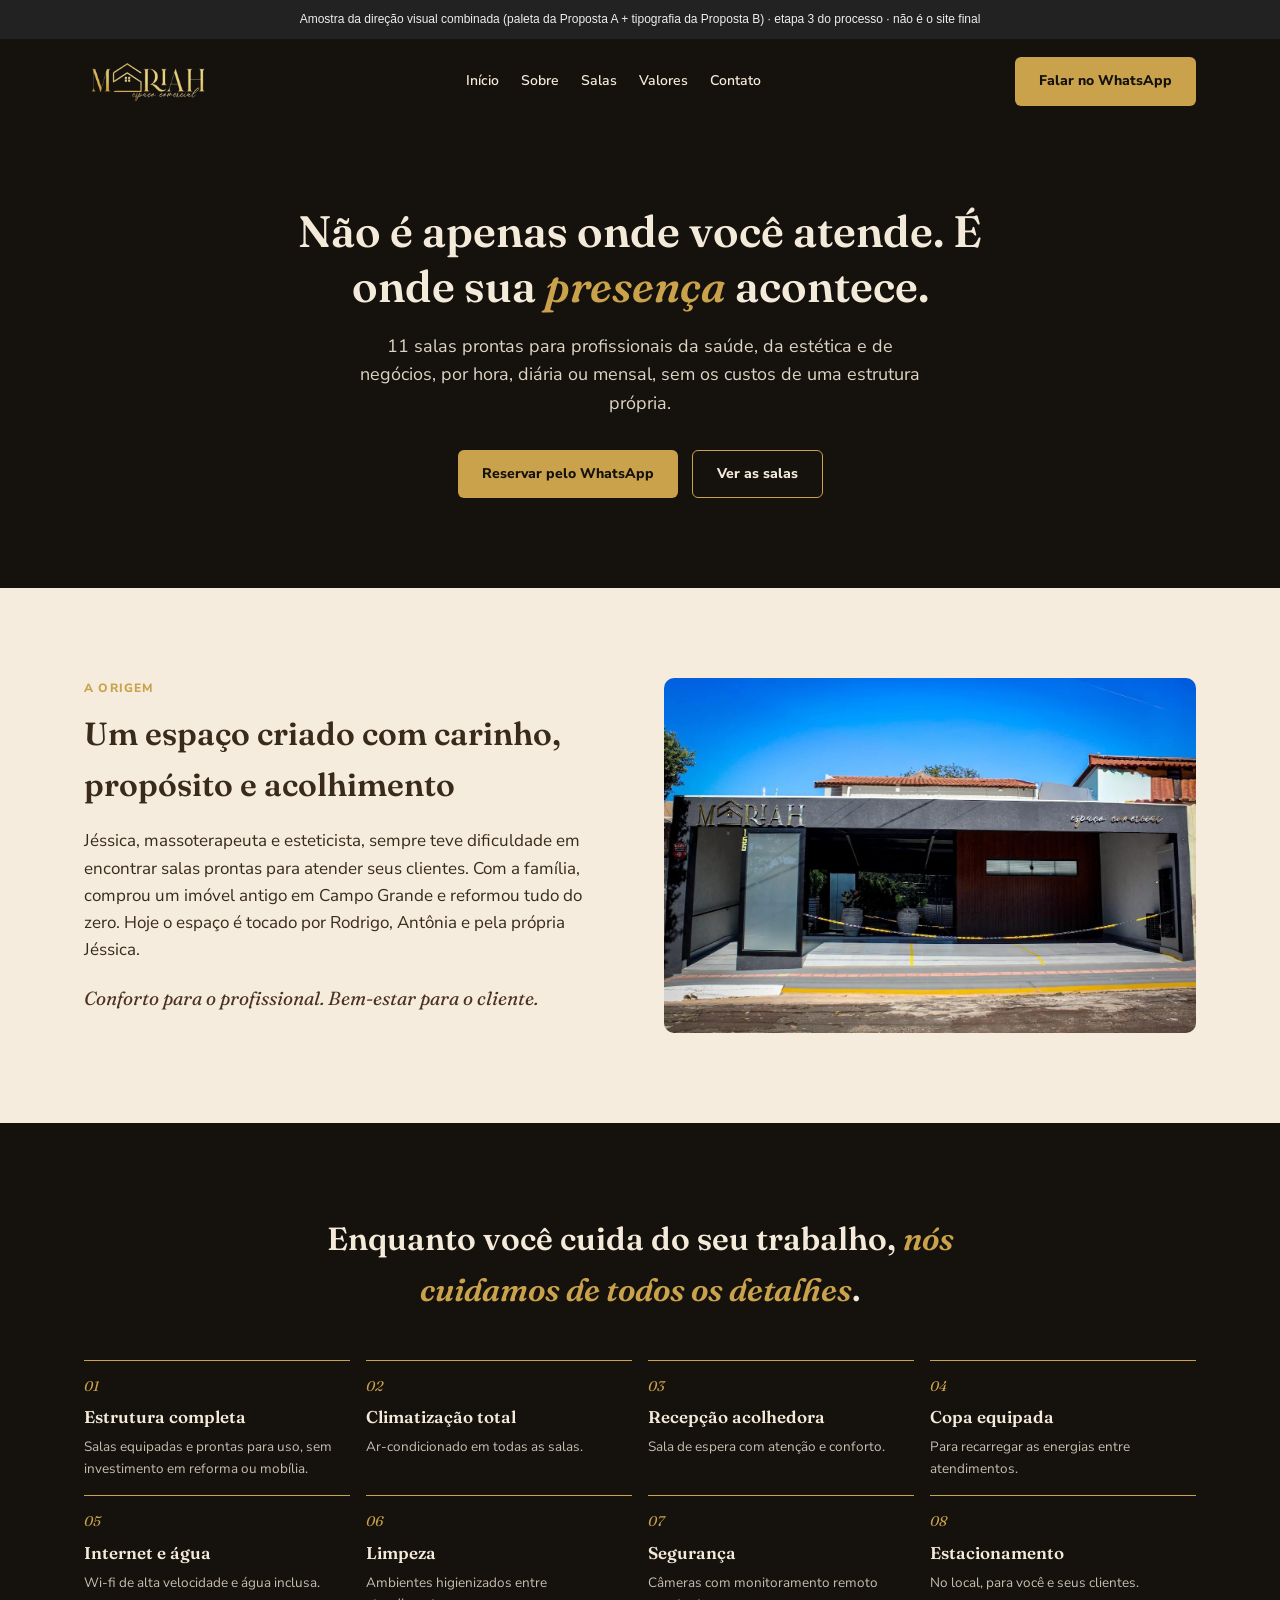
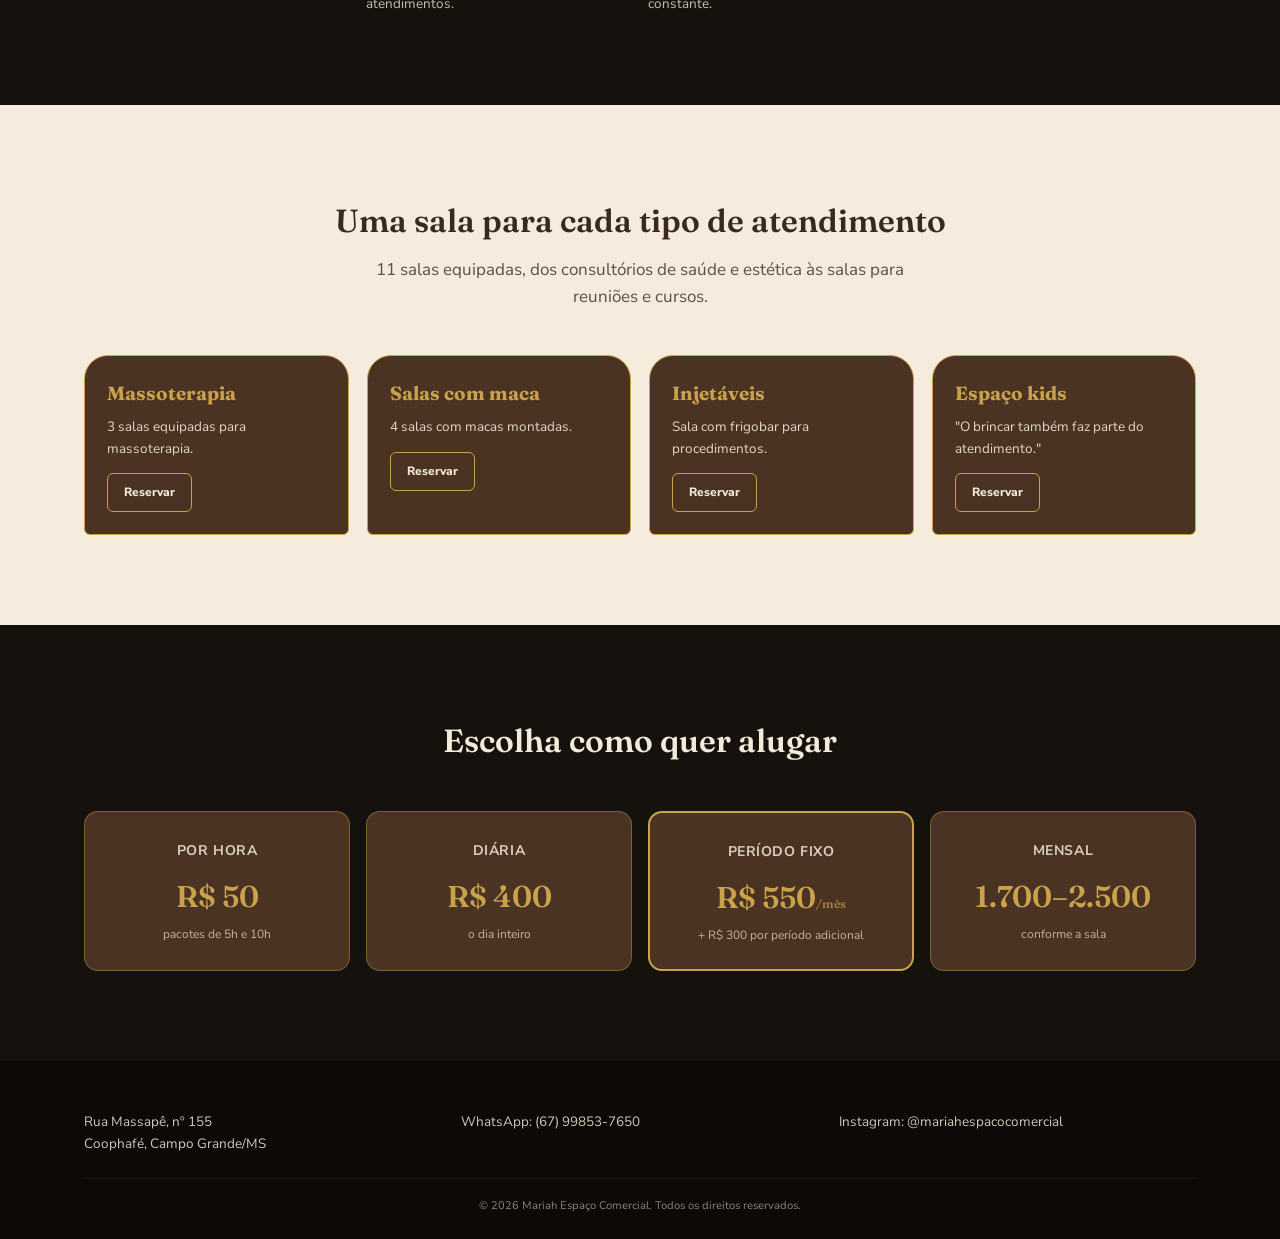
<file: docs/estilo.html>
<!DOCTYPE html>
<html lang="pt-BR">
<head>
<meta charset="UTF-8">
<meta name="viewport" content="width=device-width, initial-scale=1.0">
<title>Direção visual combinada (A + B) — Mariah Espaço Comercial</title>
<link rel="preconnect" href="https://fonts.googleapis.com">
<link rel="preconnect" href="https://fonts.gstatic.com" crossorigin>
<link href="https://fonts.googleapis.com/css2?family=Fraunces:ital,opsz,wght@0,9..144,500;0,9..144,600;0,9..144,700;1,9..144,500&family=Nunito+Sans:wght@400;600;700;800&display=swap" rel="stylesheet">
<style>
  :root{
    --preto:#15110D;
    --creme:#F5ECDD;
    --texto-claro:#F3EAD9;
    --texto-escuro:#3A2A1C;
    --dourado:#C9A24B;
    --marrom:#4A3323;
    --serif:'Fraunces', serif;
    --sans:'Nunito Sans', sans-serif;
  }
  *{box-sizing:border-box;}
  body{ margin:0; font-family:var(--sans); font-size:17px; line-height:1.6; }
  img{ max-width:100%; display:block; }
  .wrap{ max-width:1160px; margin:0 auto; padding:0 24px; }
  h1,h2,h3{ font-family:var(--serif); margin:0; }
  em{ font-style:italic; color:var(--dourado); }

  .note{ background:#222; color:#eee; font-family:Arial,sans-serif; font-size:12px; text-align:center; padding:10px 16px; }
  .note a{ color:#fff; }

  /* HEADER */
  header{ background:var(--preto); padding:18px 0; }
  header .wrap{ display:flex; align-items:center; justify-content:space-between; }
  header img.logo{ height:46px; }
  nav{ display:flex; gap:22px; }
  nav a{ color:var(--texto-claro); text-decoration:none; font-size:14px; font-weight:600; }
  .btn-primary{
    background:var(--dourado); color:var(--preto); border:none; padding:13px 24px; border-radius:6px;
    font-family:var(--sans); font-weight:800; font-size:14px; text-decoration:none; display:inline-block; cursor:pointer;
  }
  .btn-ghost{
    background:transparent; color:var(--texto-claro); border:1.5px solid var(--dourado); padding:12px 24px; border-radius:6px;
    font-family:var(--sans); font-weight:800; font-size:14px; text-decoration:none; display:inline-block; cursor:pointer;
  }
  .btn-ghost-dark{
    background:transparent; color:var(--texto-escuro); border:1.5px solid var(--marrom); padding:11px 22px; border-radius:6px;
    font-family:var(--sans); font-weight:800; font-size:13px; text-decoration:none; display:inline-block; cursor:pointer;
  }

  /* HERO */
  .hero{ background:var(--preto); color:var(--texto-claro); padding:80px 0 90px; text-align:center; }
  .hero h1{ font-size:44px; font-weight:600; max-width:760px; margin:0 auto 18px; line-height:1.25; }
  .hero .sub{ font-size:18px; max-width:560px; margin:0 auto 32px; opacity:.9; }
  .hero .actions{ display:flex; gap:14px; justify-content:center; flex-wrap:wrap; }

  /* SOBRE */
  .sobre{ background:var(--creme); color:var(--texto-escuro); padding:90px 0; }
  .sobre .grid{ display:grid; grid-template-columns:1fr 1fr; gap:48px; align-items:center; }
  .sobre .eyebrow{ font-family:var(--sans); font-size:12px; letter-spacing:.1em; text-transform:uppercase; color:var(--dourado); font-weight:800; margin-bottom:10px; }
  .sobre h2{ font-size:32px; font-weight:600; margin-bottom:16px; }
  .sobre .assinatura{ margin-top:20px; font-family:var(--serif); font-style:italic; font-size:19px; color:var(--marrom); }
  .sobre img{ border-radius:10px; }

  /* ESTRUTURA */
  .estrutura{ background:var(--preto); color:var(--texto-claro); padding:90px 0; }
  .estrutura h2{ font-size:32px; font-weight:600; max-width:680px; margin:0 auto 44px; text-align:center; }
  .estrutura-grid{ display:grid; grid-template-columns:repeat(4,1fr); gap:16px; }
  .estrutura-grid .item{ border-top:1px solid var(--dourado); padding-top:14px; }
  .estrutura-grid .n{ font-family:var(--serif); font-style:italic; color:var(--dourado); font-size:14px; }
  .estrutura-grid h3{ font-size:17px; margin:6px 0 6px; font-weight:600; }
  .estrutura-grid p{ font-size:13.5px; opacity:.8; margin:0; }

  /* SALAS */
  .salas{ background:var(--creme); color:var(--texto-escuro); padding:90px 0; }
  .salas h2{ font-size:32px; font-weight:600; text-align:center; max-width:680px; margin:0 auto 10px; }
  .salas .sub{ text-align:center; max-width:560px; margin:0 auto 44px; opacity:.8; }
  .salas-grid{ display:grid; grid-template-columns:repeat(4,1fr); gap:18px; }
  .sala-card{ background:var(--marrom); color:var(--texto-claro); border:1px solid var(--dourado); border-radius:24px 24px 6px 6px; padding:22px; }
  .sala-card h3{ font-size:19px; margin:0 0 8px; color:var(--dourado); }
  .sala-card p{ font-size:13.5px; margin:0 0 14px; opacity:.9; }

  /* VALORES */
  .valores{ background:var(--preto); color:var(--texto-claro); padding:90px 0; }
  .valores h2{ font-size:32px; font-weight:600; text-align:center; margin-bottom:44px; }
  .valores-grid{ display:grid; grid-template-columns:repeat(4,1fr); gap:16px; }
  .price-card{ background:var(--marrom); border:1px solid rgba(201,162,75,.4); border-radius:14px; padding:24px 20px; text-align:center; }
  .price-card.destaque{ border-color:var(--dourado); border-width:2px; }
  .price-card b{ font-family:var(--sans); font-size:14px; text-transform:uppercase; letter-spacing:.04em; opacity:.85; }
  .price-card .valor{ font-family:var(--serif); font-size:30px; color:var(--dourado); margin:10px 0; font-weight:600; }
  .price-card small{ font-size:12px; opacity:.7; display:block; margin-top:-6px; }

  /* FOOTER */
  footer{ background:#0c0906; color:var(--texto-claro); padding:50px 0 24px; }
  .foot-grid{ display:grid; grid-template-columns:repeat(3,1fr); gap:20px; font-size:13.5px; opacity:.85; margin-bottom:24px; }
  footer .copyright{ text-align:center; font-size:11px; opacity:.55; border-top:1px solid rgba(255,255,255,.1); padding-top:18px; }

  @media (max-width:820px){
    nav{ display:none; }
    .hero h1{ font-size:30px; }
    .sobre .grid{ grid-template-columns:1fr; }
    .estrutura-grid, .salas-grid, .valores-grid{ grid-template-columns:repeat(2,1fr); }
    .foot-grid{ grid-template-columns:1fr; text-align:center; }
  }
</style>
</head>
<body>

<div class="note">Amostra da direção visual combinada (paleta da Proposta A + tipografia da Proposta B) · etapa 3 do processo · não é o site final</div>

<header>
  <div class="wrap">
    <img class="logo" src="../assets/marca/logo-mariah-transparente.png" alt="Mariah Espaço Comercial">
    <nav>
      <a href="#">Início</a><a href="#">Sobre</a><a href="#">Salas</a><a href="#">Valores</a><a href="#">Contato</a>
    </nav>
    <a href="#" class="btn-primary">Falar no WhatsApp</a>
  </div>
</header>

<section class="hero">
  <div class="wrap">
    <h1>Não é apenas onde você atende. É onde sua <em>presença</em> acontece.</h1>
    <p class="sub">11 salas prontas para profissionais da saúde, da estética e de negócios, por hora, diária ou mensal, sem os custos de uma estrutura própria.</p>
    <div class="actions">
      <a href="#" class="btn-primary">Reservar pelo WhatsApp</a>
      <a href="#" class="btn-ghost">Ver as salas</a>
    </div>
  </div>
</section>

<section class="sobre">
  <div class="wrap grid">
    <div>
      <div class="eyebrow">A origem</div>
      <h2>Um espaço criado com carinho, propósito e acolhimento</h2>
      <p>Jéssica, massoterapeuta e esteticista, sempre teve dificuldade em encontrar salas prontas para atender seus clientes. Com a família, comprou um imóvel antigo em Campo Grande e reformou tudo do zero. Hoje o espaço é tocado por Rodrigo, Antônia e pela própria Jéssica.</p>
      <p class="assinatura">Conforto para o profissional. Bem-estar para o cliente.</p>
    </div>
    <img src="../assets/fotos/fachada.jpg" alt="Fachada do Mariah Espaço Comercial">
  </div>
</section>

<section class="estrutura">
  <div class="wrap">
    <h2>Enquanto você cuida do seu trabalho, <em>nós cuidamos de todos os detalhes</em>.</h2>
    <div class="estrutura-grid">
      <div class="item"><div class="n">01</div><h3>Estrutura completa</h3><p>Salas equipadas e prontas para uso, sem investimento em reforma ou mobília.</p></div>
      <div class="item"><div class="n">02</div><h3>Climatização total</h3><p>Ar-condicionado em todas as salas.</p></div>
      <div class="item"><div class="n">03</div><h3>Recepção acolhedora</h3><p>Sala de espera com atenção e conforto.</p></div>
      <div class="item"><div class="n">04</div><h3>Copa equipada</h3><p>Para recarregar as energias entre atendimentos.</p></div>
      <div class="item"><div class="n">05</div><h3>Internet e água</h3><p>Wi-fi de alta velocidade e água inclusa.</p></div>
      <div class="item"><div class="n">06</div><h3>Limpeza</h3><p>Ambientes higienizados entre atendimentos.</p></div>
      <div class="item"><div class="n">07</div><h3>Segurança</h3><p>Câmeras com monitoramento remoto constante.</p></div>
      <div class="item"><div class="n">08</div><h3>Estacionamento</h3><p>No local, para você e seus clientes.</p></div>
    </div>
  </div>
</section>

<section class="salas">
  <div class="wrap">
    <h2>Uma sala para cada tipo de atendimento</h2>
    <p class="sub">11 salas equipadas, dos consultórios de saúde e estética às salas para reuniões e cursos.</p>
    <div class="salas-grid">
      <div class="sala-card">
        <h3>Massoterapia</h3>
        <p>3 salas equipadas para massoterapia.</p>
        <a href="#" class="btn-ghost" style="padding:9px 16px; font-size:12px;">Reservar</a>
      </div>
      <div class="sala-card">
        <h3>Salas com maca</h3>
        <p>4 salas com macas montadas.</p>
        <a href="#" class="btn-ghost" style="padding:9px 16px; font-size:12px;">Reservar</a>
      </div>
      <div class="sala-card">
        <h3>Injetáveis</h3>
        <p>Sala com frigobar para procedimentos.</p>
        <a href="#" class="btn-ghost" style="padding:9px 16px; font-size:12px;">Reservar</a>
      </div>
      <div class="sala-card">
        <h3>Espaço kids</h3>
        <p>"O brincar também faz parte do atendimento."</p>
        <a href="#" class="btn-ghost" style="padding:9px 16px; font-size:12px;">Reservar</a>
      </div>
    </div>
  </div>
</section>

<section class="valores">
  <div class="wrap">
    <h2>Escolha como quer alugar</h2>
    <div class="valores-grid">
      <div class="price-card">
        <b>Por hora</b>
        <div class="valor">R$ 50</div>
        <small>pacotes de 5h e 10h</small>
      </div>
      <div class="price-card">
        <b>Diária</b>
        <div class="valor">R$ 400</div>
        <small>o dia inteiro</small>
      </div>
      <div class="price-card destaque">
        <b>Período fixo</b>
        <div class="valor">R$ 550<small style="display:inline;">/mês</small></div>
        <small>+ R$ 300 por período adicional</small>
      </div>
      <div class="price-card">
        <b>Mensal</b>
        <div class="valor">1.700–2.500</div>
        <small>conforme a sala</small>
      </div>
    </div>
  </div>
</section>

<footer>
  <div class="wrap">
    <div class="foot-grid">
      <div>Rua Massapê, nº 155<br>Coophafé, Campo Grande/MS</div>
      <div>WhatsApp: (67) 99853-7650</div>
      <div>Instagram: @mariahespacocomercial</div>
    </div>
    <div class="copyright">© 2026 Mariah Espaço Comercial. Todos os direitos reservados.</div>
  </div>
</footer>

</body>
</html>
</file>
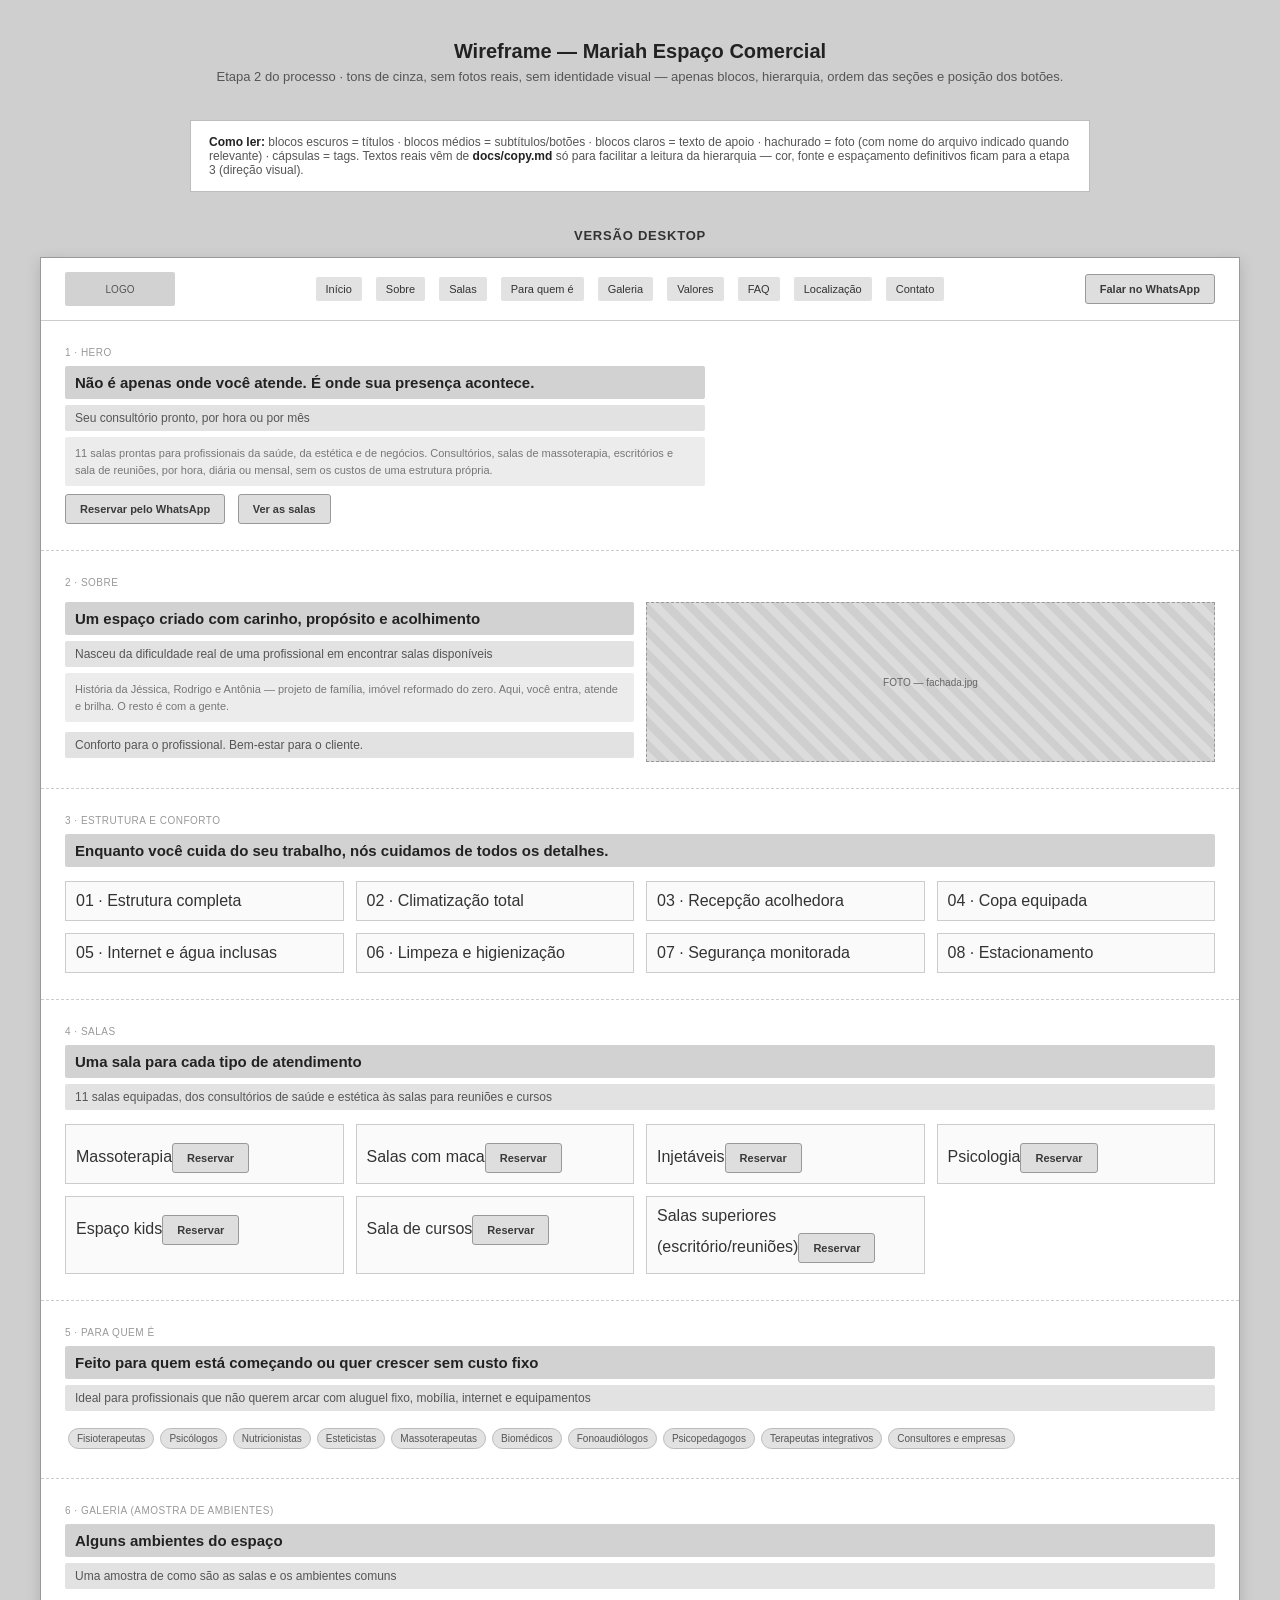
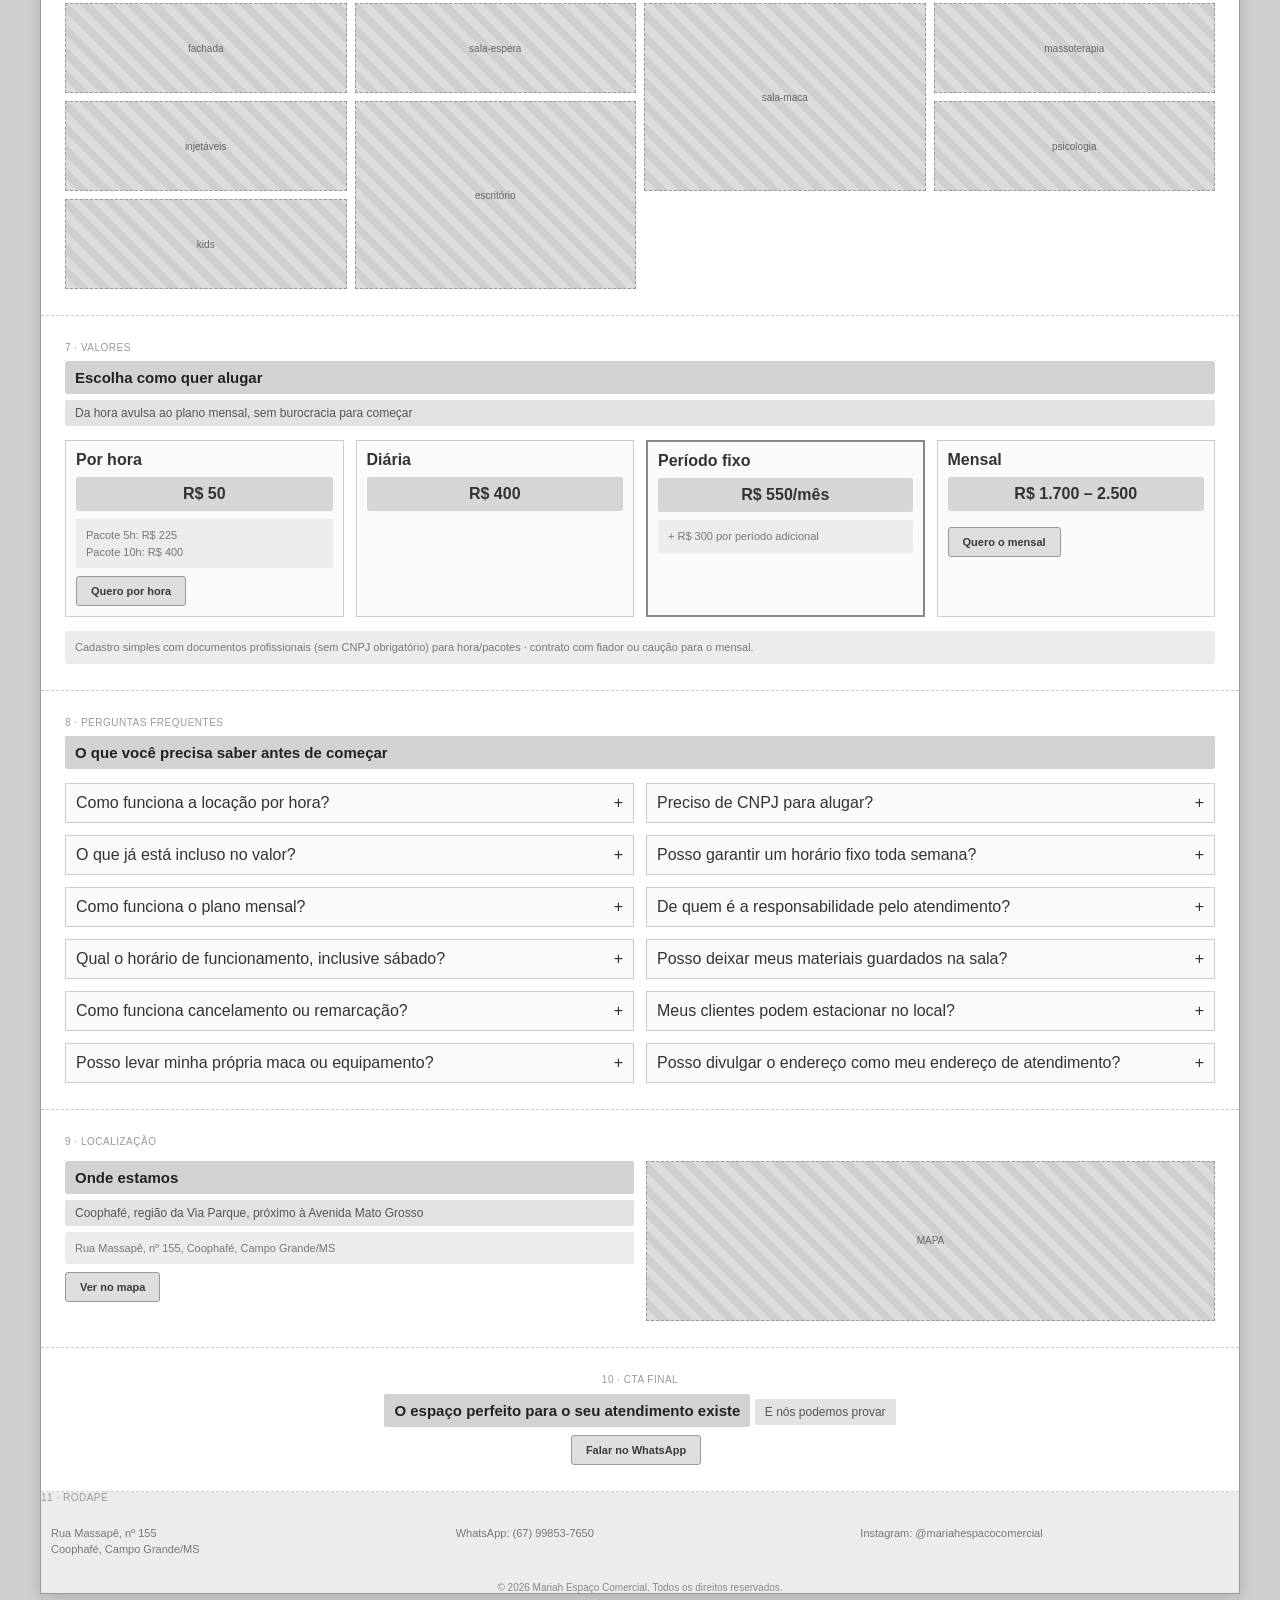
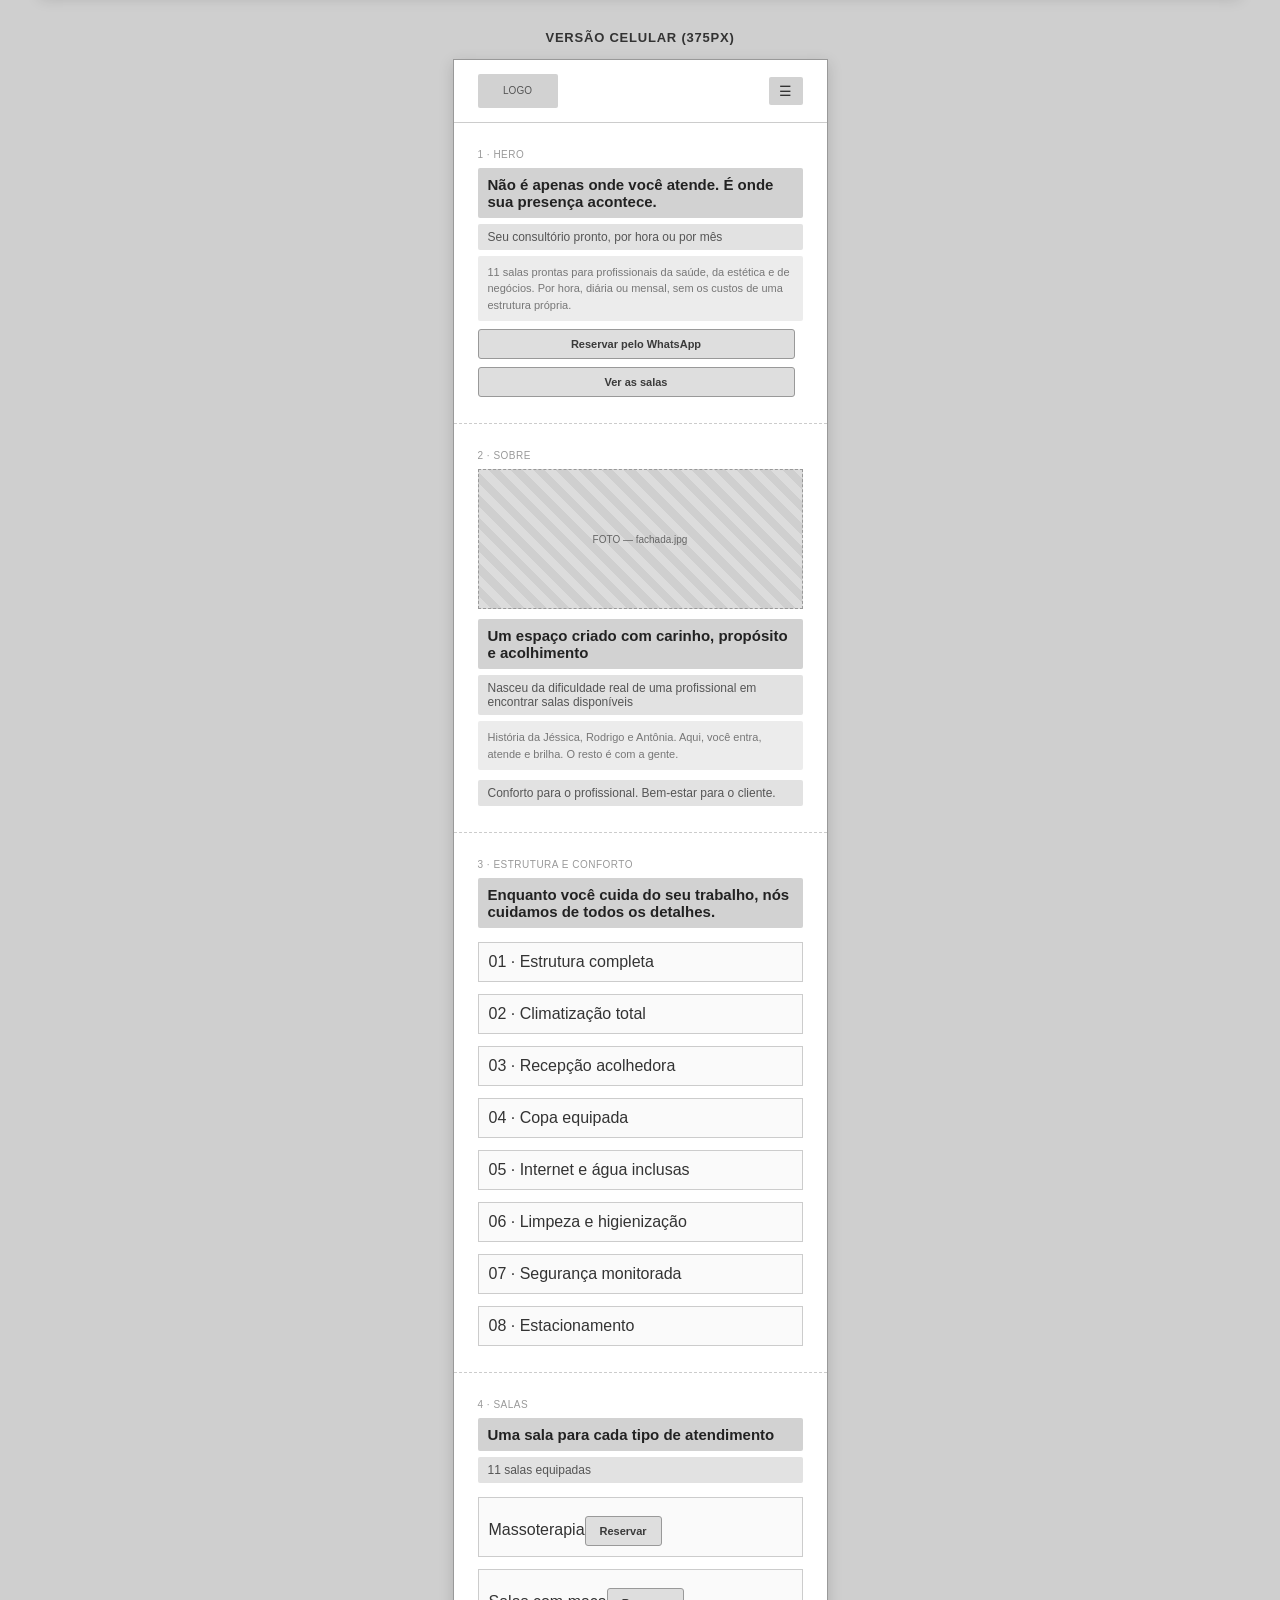
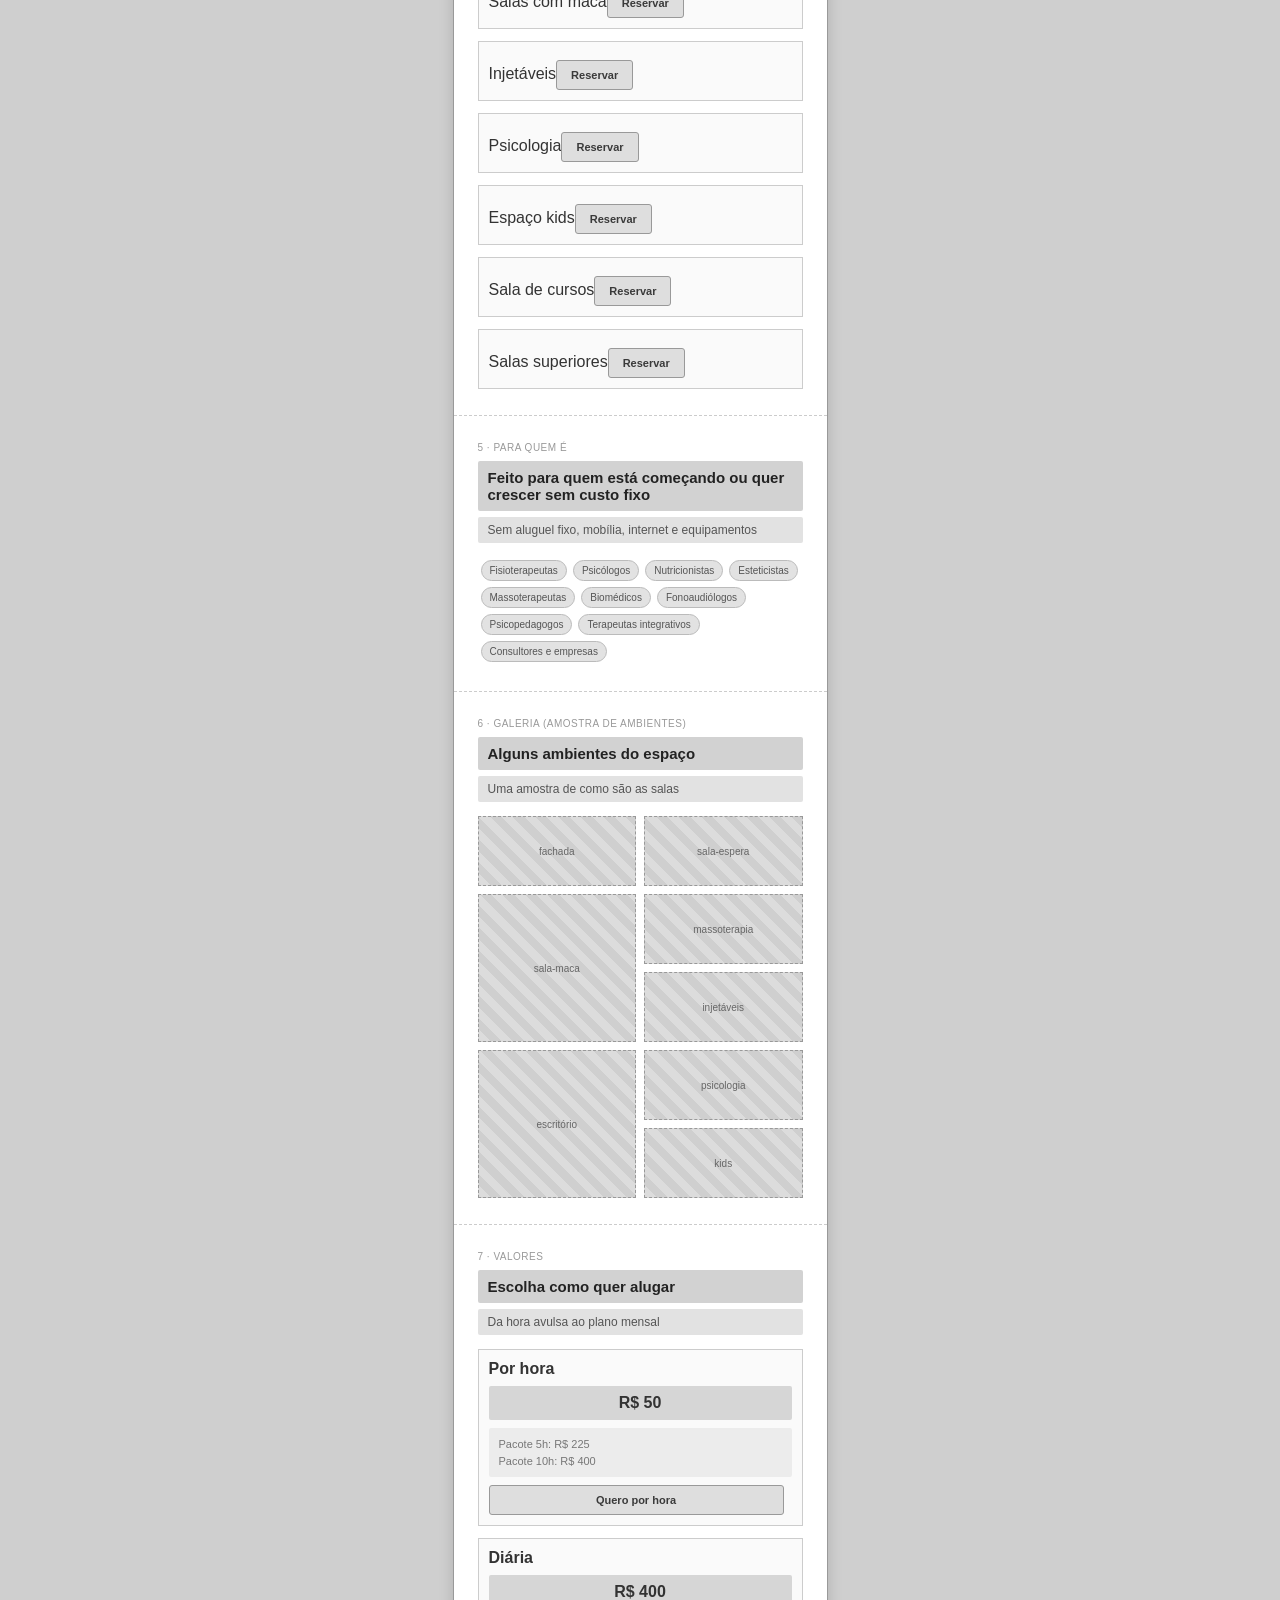
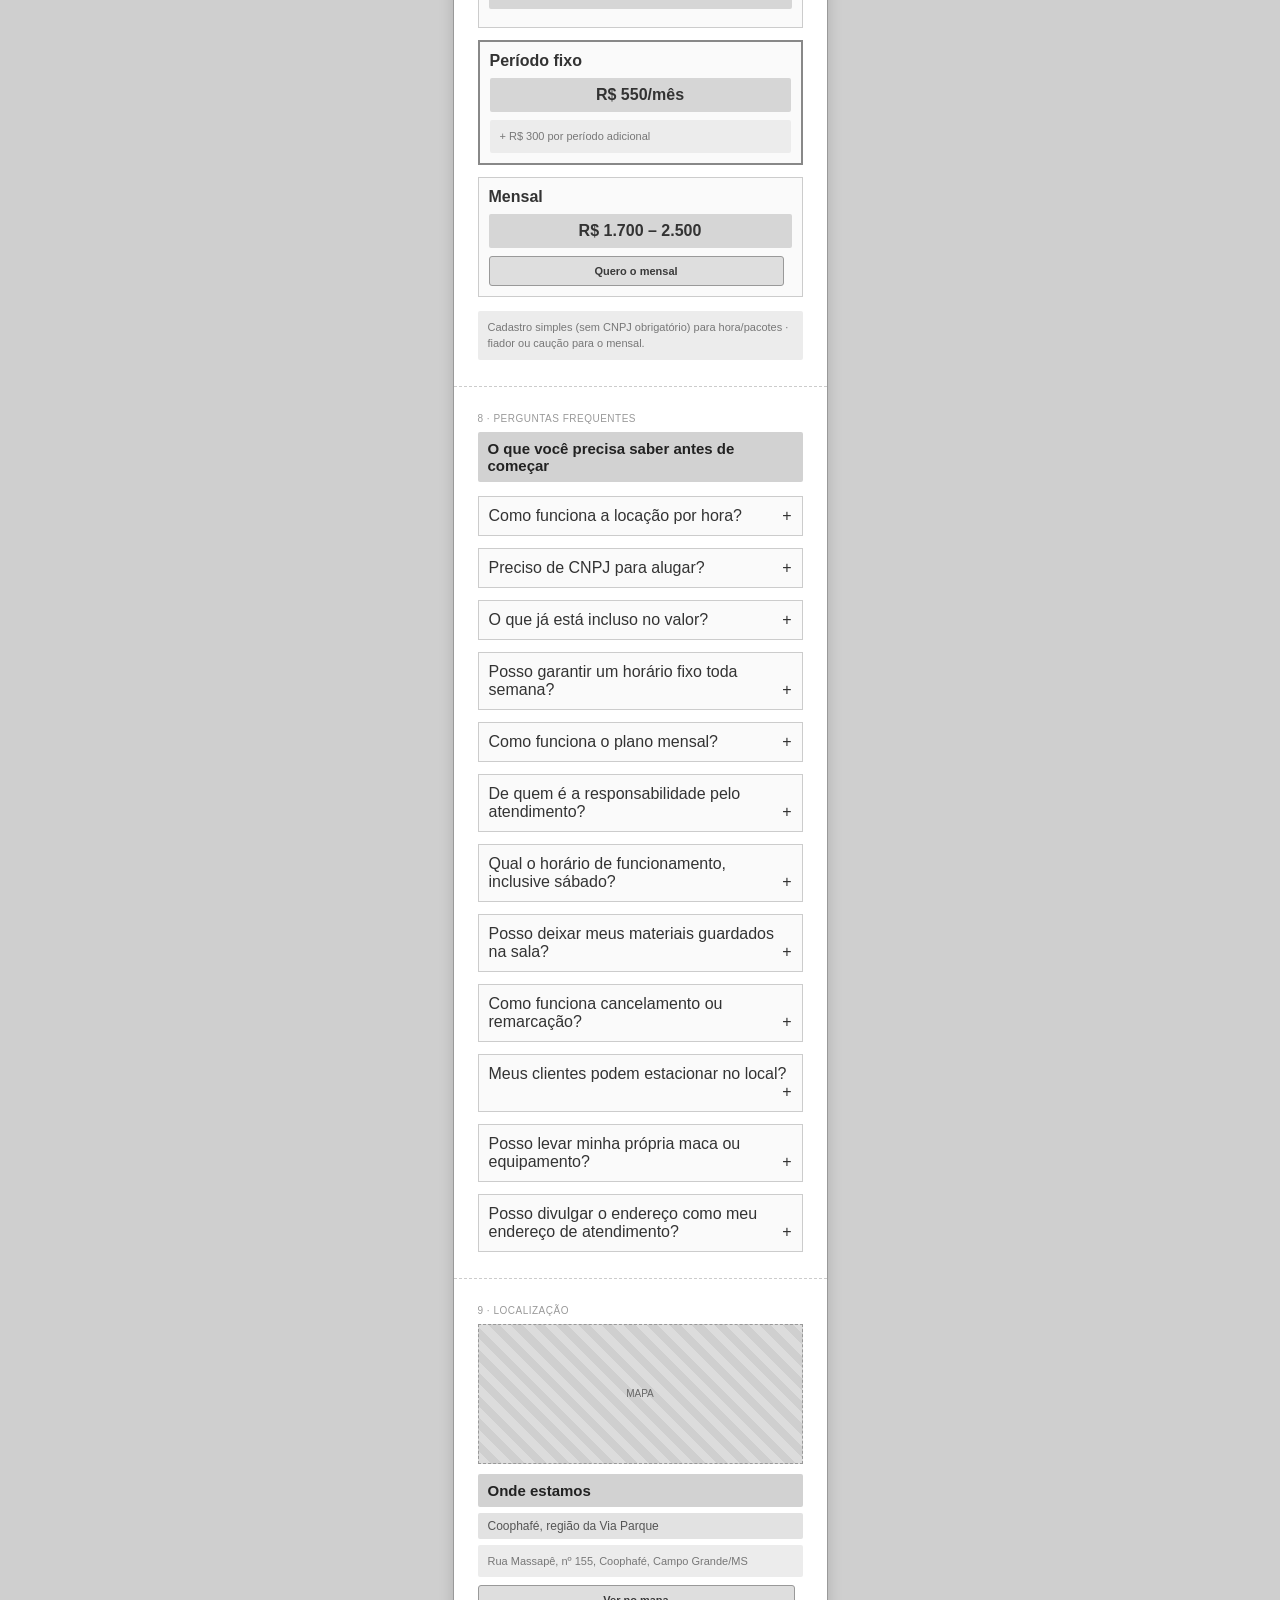
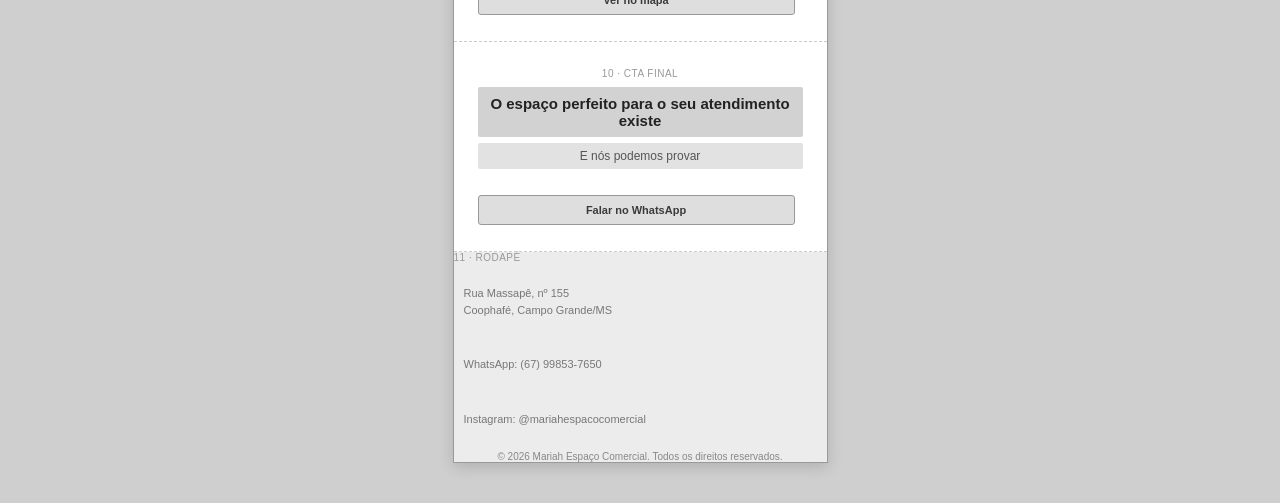
<file: docs/wireframe.html>
<!DOCTYPE html>
<html lang="pt-BR">
<head>
<meta charset="UTF-8">
<meta name="viewport" content="width=device-width, initial-scale=1.0">
<title>Wireframe — Mariah Espaço Comercial</title>
<style>
  :root{
    --bg:#f4f4f4; --line:#bdbdbd; --block:#e2e2e2; --block2:#d2d2d2;
    --text:#333; --muted:#777; --btn:#3a3a3a; --btnbg:#dedede;
  }
  *{box-sizing:border-box;}
  body{
    margin:0; padding:40px 20px; background:#cfcfcf;
    font-family: Arial, Helvetica, sans-serif; color:var(--text);
  }
  h1.page-title{ text-align:center; font-size:20px; margin:0 0 6px; color:#222; }
  p.page-sub{ text-align:center; color:#555; margin:0 0 36px; font-size:13px; }

  .legend{ max-width:900px; margin:0 auto 36px; background:#fff; border:1px solid var(--line); padding:14px 18px; font-size:12px; color:#555; }
  .legend b{ color:#222; }

  .viewport-label{ text-align:center; font-weight:bold; font-size:13px; letter-spacing:.06em; text-transform:uppercase; color:#333; margin:36px 0 14px; }

  .device{ background:#fff; margin:0 auto; border:1px solid #999; box-shadow:0 4px 14px rgba(0,0,0,.15); }
  .device.desktop{ width:1200px; }
  .device.mobile{ width:375px; }

  /* generic placeholder pieces */
  .ph-title{ background:var(--block2); color:#222; font-weight:bold; padding:8px 10px; font-size:15px; border-radius:2px; }
  .ph-sub{ background:var(--block); color:#555; padding:6px 10px; font-size:12px; margin-top:6px; border-radius:2px; }
  .ph-text{ background:#ececec; color:#777; padding:8px 10px; font-size:11px; margin-top:6px; border-radius:2px; line-height:1.5; }
  .ph-btn{ display:inline-block; background:var(--btnbg); border:1px solid #999; color:var(--btn); font-size:11px; font-weight:bold; padding:8px 14px; margin-top:8px; margin-right:8px; border-radius:3px; }
  .ph-img{ background:repeating-linear-gradient(45deg,#dcdcdc,#dcdcdc 8px,#cfcfcf 8px,#cfcfcf 16px); border:1px dashed #999; color:#666; font-size:10px; display:flex; align-items:center; justify-content:center; text-align:center; }
  .ph-card{ border:1px solid #ccc; padding:10px; background:#fafafa; }
  .ph-tag{ display:inline-block; background:var(--block); border:1px solid #bbb; font-size:10px; padding:4px 8px; margin:3px; border-radius:12px; color:#555; }

  section.blk{ padding:26px 24px; border-bottom:1px dashed #ccc; }
  section.blk:last-child{ border-bottom:none; }
  .blk-label{ font-size:10px; text-transform:uppercase; letter-spacing:.05em; color:#999; margin-bottom:8px; }

  /* HEADER */
  header.blk{ display:flex; align-items:center; justify-content:space-between; padding:14px 24px; border-bottom:1px solid #ccc; }
  .logo-ph{ width:110px; height:34px; background:var(--block2); border-radius:2px; font-size:10px; display:flex; align-items:center; justify-content:center; color:#555; }
  nav.desktop-nav{ display:flex; gap:14px; flex-wrap:wrap; }
  nav.desktop-nav span{ background:var(--block); padding:6px 10px; font-size:11px; border-radius:2px; }
  .burger{ width:34px; height:28px; background:var(--block2); border-radius:2px; display:flex; align-items:center; justify-content:center; font-size:14px; }

  /* HERO */
  .hero-inner{ max-width:640px; }
  .device.mobile .hero-inner{ max-width:100%; }

  /* GRIDS */
  .grid-4{ display:grid; grid-template-columns:repeat(4,1fr); gap:12px; margin-top:14px; }
  .grid-3{ display:grid; grid-template-columns:repeat(3,1fr); gap:12px; margin-top:14px; }
  .grid-2{ display:grid; grid-template-columns:repeat(2,1fr); gap:12px; margin-top:14px; }
  .device.mobile .grid-4, .device.mobile .grid-3, .device.mobile .grid-2{ grid-template-columns:1fr; }

  /* GALERIA masonry-ish */
  .gal-grid{ display:grid; grid-template-columns:repeat(4,1fr); grid-auto-rows:90px; gap:8px; margin-top:14px; }
  .gal-grid .ph-img:nth-child(3n){ grid-row:span 2; }
  .device.mobile .gal-grid{ grid-template-columns:repeat(2,1fr); grid-auto-rows:70px; }

  /* PRICING */
  .price-card .valor{ background:#d6d6d6; font-size:16px; font-weight:bold; padding:8px; text-align:center; margin:8px 0; border-radius:2px; }
  .price-card.destaque{ border:2px solid #888; }

  /* FOOTER */
  footer.blk{ background:#ececec; }
  .foot-cols{ display:grid; grid-template-columns:repeat(3,1fr); gap:16px; }
  .device.mobile .foot-cols{ grid-template-columns:1fr; }
  .copyright{ text-align:center; margin-top:16px; font-size:10px; color:#888; }
</style>
</head>
<body>

<h1 class="page-title">Wireframe — Mariah Espaço Comercial</h1>
<p class="page-sub">Etapa 2 do processo · tons de cinza, sem fotos reais, sem identidade visual — apenas blocos, hierarquia, ordem das seções e posição dos botões.</p>

<div class="legend">
  <b>Como ler:</b> blocos escuros = títulos · blocos médios = subtítulos/botões · blocos claros = texto de apoio · hachurado = foto (com nome do arquivo indicado quando relevante) · cápsulas = tags. Textos reais vêm de <b>docs/copy.md</b> só para facilitar a leitura da hierarquia — cor, fonte e espaçamento definitivos ficam para a etapa 3 (direção visual).
</div>

<!-- ================= DESKTOP ================= -->
<div class="viewport-label">Versão desktop</div>
<div class="device desktop">

  <header class="blk">
    <div class="logo-ph">LOGO</div>
    <nav class="desktop-nav">
      <span>Início</span><span>Sobre</span><span>Salas</span><span>Para quem é</span><span>Galeria</span><span>Valores</span><span>FAQ</span><span>Localização</span><span>Contato</span>
    </nav>
    <div class="ph-btn" style="margin:0;">Falar no WhatsApp</div>
  </header>

  <!-- HERO -->
  <section class="blk">
    <div class="blk-label">1 · Hero</div>
    <div class="hero-inner">
      <div class="ph-title">Não é apenas onde você atende. É onde sua presença acontece.</div>
      <div class="ph-sub">Seu consultório pronto, por hora ou por mês</div>
      <div class="ph-text">11 salas prontas para profissionais da saúde, da estética e de negócios. Consultórios, salas de massoterapia, escritórios e sala de reuniões, por hora, diária ou mensal, sem os custos de uma estrutura própria.</div>
      <div>
        <span class="ph-btn">Reservar pelo WhatsApp</span>
        <span class="ph-btn">Ver as salas</span>
      </div>
    </div>
  </section>

  <!-- SOBRE -->
  <section class="blk">
    <div class="blk-label">2 · Sobre</div>
    <div class="grid-2">
      <div>
        <div class="ph-title">Um espaço criado com carinho, propósito e acolhimento</div>
        <div class="ph-sub">Nasceu da dificuldade real de uma profissional em encontrar salas disponíveis</div>
        <div class="ph-text">História da Jéssica, Rodrigo e Antônia — projeto de família, imóvel reformado do zero. Aqui, você entra, atende e brilha. O resto é com a gente.</div>
        <div class="ph-sub" style="margin-top:10px;">Conforto para o profissional. Bem-estar para o cliente.</div>
      </div>
      <div class="ph-img" style="min-height:160px;">FOTO — fachada.jpg</div>
    </div>
  </section>

  <!-- ESTRUTURA -->
  <section class="blk">
    <div class="blk-label">3 · Estrutura e conforto</div>
    <div class="ph-title">Enquanto você cuida do seu trabalho, nós cuidamos de todos os detalhes.</div>
    <div class="grid-4">
      <div class="ph-card">01 · Estrutura completa</div>
      <div class="ph-card">02 · Climatização total</div>
      <div class="ph-card">03 · Recepção acolhedora</div>
      <div class="ph-card">04 · Copa equipada</div>
      <div class="ph-card">05 · Internet e água inclusas</div>
      <div class="ph-card">06 · Limpeza e higienização</div>
      <div class="ph-card">07 · Segurança monitorada</div>
      <div class="ph-card">08 · Estacionamento</div>
    </div>
  </section>

  <!-- SALAS -->
  <section class="blk">
    <div class="blk-label">4 · Salas</div>
    <div class="ph-title">Uma sala para cada tipo de atendimento</div>
    <div class="ph-sub">11 salas equipadas, dos consultórios de saúde e estética às salas para reuniões e cursos</div>
    <div class="grid-4">
      <div class="ph-card">Massoterapia<div class="ph-btn">Reservar</div></div>
      <div class="ph-card">Salas com maca<div class="ph-btn">Reservar</div></div>
      <div class="ph-card">Injetáveis<div class="ph-btn">Reservar</div></div>
      <div class="ph-card">Psicologia<div class="ph-btn">Reservar</div></div>
      <div class="ph-card">Espaço kids<div class="ph-btn">Reservar</div></div>
      <div class="ph-card">Sala de cursos<div class="ph-btn">Reservar</div></div>
      <div class="ph-card">Salas superiores (escritório/reuniões)<div class="ph-btn">Reservar</div></div>
    </div>
  </section>

  <!-- PARA QUEM É -->
  <section class="blk">
    <div class="blk-label">5 · Para quem é</div>
    <div class="ph-title">Feito para quem está começando ou quer crescer sem custo fixo</div>
    <div class="ph-sub">Ideal para profissionais que não querem arcar com aluguel fixo, mobília, internet e equipamentos</div>
    <div style="margin-top:14px;">
      <span class="ph-tag">Fisioterapeutas</span><span class="ph-tag">Psicólogos</span><span class="ph-tag">Nutricionistas</span><span class="ph-tag">Esteticistas</span><span class="ph-tag">Massoterapeutas</span><span class="ph-tag">Biomédicos</span><span class="ph-tag">Fonoaudiólogos</span><span class="ph-tag">Psicopedagogos</span><span class="ph-tag">Terapeutas integrativos</span><span class="ph-tag">Consultores e empresas</span>
    </div>
  </section>

  <!-- GALERIA -->
  <section class="blk">
    <div class="blk-label">6 · Galeria (amostra de ambientes)</div>
    <div class="ph-title">Alguns ambientes do espaço</div>
    <div class="ph-sub">Uma amostra de como são as salas e os ambientes comuns</div>
    <div class="gal-grid">
      <div class="ph-img">fachada</div>
      <div class="ph-img">sala-espera</div>
      <div class="ph-img">sala-maca</div>
      <div class="ph-img">massoterapia</div>
      <div class="ph-img">injetáveis</div>
      <div class="ph-img">escritório</div>
      <div class="ph-img">psicologia</div>
      <div class="ph-img">kids</div>
    </div>
  </section>

  <!-- VALORES -->
  <section class="blk">
    <div class="blk-label">7 · Valores</div>
    <div class="ph-title">Escolha como quer alugar</div>
    <div class="ph-sub">Da hora avulsa ao plano mensal, sem burocracia para começar</div>
    <div class="grid-4">
      <div class="ph-card price-card">
        <b>Por hora</b>
        <div class="valor">R$ 50</div>
        <div class="ph-text">Pacote 5h: R$ 225<br>Pacote 10h: R$ 400</div>
        <div class="ph-btn">Quero por hora</div>
      </div>
      <div class="ph-card price-card">
        <b>Diária</b>
        <div class="valor">R$ 400</div>
      </div>
      <div class="ph-card price-card destaque">
        <b>Período fixo</b>
        <div class="valor">R$ 550/mês</div>
        <div class="ph-text">+ R$ 300 por período adicional</div>
      </div>
      <div class="ph-card price-card">
        <b>Mensal</b>
        <div class="valor">R$ 1.700 – 2.500</div>
        <div class="ph-btn">Quero o mensal</div>
      </div>
    </div>
    <div class="ph-text" style="margin-top:14px;">Cadastro simples com documentos profissionais (sem CNPJ obrigatório) para hora/pacotes · contrato com fiador ou caução para o mensal.</div>
  </section>

  <!-- FAQ -->
  <section class="blk">
    <div class="blk-label">8 · Perguntas frequentes</div>
    <div class="ph-title">O que você precisa saber antes de começar</div>
    <div class="grid-2" style="margin-top:14px;">
      <div class="ph-card">Como funciona a locação por hora? <span style="float:right;">+</span></div>
      <div class="ph-card">Preciso de CNPJ para alugar? <span style="float:right;">+</span></div>
      <div class="ph-card">O que já está incluso no valor? <span style="float:right;">+</span></div>
      <div class="ph-card">Posso garantir um horário fixo toda semana? <span style="float:right;">+</span></div>
      <div class="ph-card">Como funciona o plano mensal? <span style="float:right;">+</span></div>
      <div class="ph-card">De quem é a responsabilidade pelo atendimento? <span style="float:right;">+</span></div>
      <div class="ph-card">Qual o horário de funcionamento, inclusive sábado? <span style="float:right;">+</span></div>
      <div class="ph-card">Posso deixar meus materiais guardados na sala? <span style="float:right;">+</span></div>
      <div class="ph-card">Como funciona cancelamento ou remarcação? <span style="float:right;">+</span></div>
      <div class="ph-card">Meus clientes podem estacionar no local? <span style="float:right;">+</span></div>
      <div class="ph-card">Posso levar minha própria maca ou equipamento? <span style="float:right;">+</span></div>
      <div class="ph-card">Posso divulgar o endereço como meu endereço de atendimento? <span style="float:right;">+</span></div>
    </div>
  </section>

  <!-- LOCALIZAÇÃO -->
  <section class="blk">
    <div class="blk-label">9 · Localização</div>
    <div class="grid-2">
      <div>
        <div class="ph-title">Onde estamos</div>
        <div class="ph-sub">Coophafé, região da Via Parque, próximo à Avenida Mato Grosso</div>
        <div class="ph-text">Rua Massapê, nº 155, Coophafé, Campo Grande/MS</div>
        <div class="ph-btn">Ver no mapa</div>
      </div>
      <div class="ph-img" style="min-height:160px;">MAPA</div>
    </div>
  </section>

  <!-- CTA FINAL -->
  <section class="blk" style="text-align:center;">
    <div class="blk-label">10 · CTA final</div>
    <div class="ph-title" style="display:inline-block;">O espaço perfeito para o seu atendimento existe</div>
    <div class="ph-sub" style="display:inline-block;">E nós podemos provar</div><br>
    <div class="ph-btn">Falar no WhatsApp</div>
  </section>

  <!-- FOOTER -->
  <footer class="blk">
    <div class="blk-label">11 · Rodapé</div>
    <div class="foot-cols">
      <div class="ph-text">Rua Massapê, nº 155<br>Coophafé, Campo Grande/MS</div>
      <div class="ph-text">WhatsApp: (67) 99853-7650</div>
      <div class="ph-text">Instagram: @mariahespacocomercial</div>
    </div>
    <div class="copyright">© 2026 Mariah Espaço Comercial. Todos os direitos reservados.</div>
  </footer>

</div>

<!-- ================= MOBILE ================= -->
<div class="viewport-label">Versão celular (375px)</div>
<div class="device mobile">

  <header class="blk">
    <div class="logo-ph" style="width:80px;">LOGO</div>
    <div class="burger">☰</div>
  </header>

  <!-- HERO -->
  <section class="blk">
    <div class="blk-label">1 · Hero</div>
    <div class="hero-inner">
      <div class="ph-title">Não é apenas onde você atende. É onde sua presença acontece.</div>
      <div class="ph-sub">Seu consultório pronto, por hora ou por mês</div>
      <div class="ph-text">11 salas prontas para profissionais da saúde, da estética e de negócios. Por hora, diária ou mensal, sem os custos de uma estrutura própria.</div>
      <div>
        <span class="ph-btn" style="display:block; text-align:center;">Reservar pelo WhatsApp</span>
        <span class="ph-btn" style="display:block; text-align:center;">Ver as salas</span>
      </div>
    </div>
  </section>

  <!-- SOBRE -->
  <section class="blk">
    <div class="blk-label">2 · Sobre</div>
    <div class="ph-img" style="min-height:140px; margin-bottom:10px;">FOTO — fachada.jpg</div>
    <div class="ph-title">Um espaço criado com carinho, propósito e acolhimento</div>
    <div class="ph-sub">Nasceu da dificuldade real de uma profissional em encontrar salas disponíveis</div>
    <div class="ph-text">História da Jéssica, Rodrigo e Antônia. Aqui, você entra, atende e brilha. O resto é com a gente.</div>
    <div class="ph-sub" style="margin-top:10px;">Conforto para o profissional. Bem-estar para o cliente.</div>
  </section>

  <!-- ESTRUTURA -->
  <section class="blk">
    <div class="blk-label">3 · Estrutura e conforto</div>
    <div class="ph-title">Enquanto você cuida do seu trabalho, nós cuidamos de todos os detalhes.</div>
    <div class="grid-4">
      <div class="ph-card">01 · Estrutura completa</div>
      <div class="ph-card">02 · Climatização total</div>
      <div class="ph-card">03 · Recepção acolhedora</div>
      <div class="ph-card">04 · Copa equipada</div>
      <div class="ph-card">05 · Internet e água inclusas</div>
      <div class="ph-card">06 · Limpeza e higienização</div>
      <div class="ph-card">07 · Segurança monitorada</div>
      <div class="ph-card">08 · Estacionamento</div>
    </div>
  </section>

  <!-- SALAS -->
  <section class="blk">
    <div class="blk-label">4 · Salas</div>
    <div class="ph-title">Uma sala para cada tipo de atendimento</div>
    <div class="ph-sub">11 salas equipadas</div>
    <div class="grid-4">
      <div class="ph-card">Massoterapia<div class="ph-btn">Reservar</div></div>
      <div class="ph-card">Salas com maca<div class="ph-btn">Reservar</div></div>
      <div class="ph-card">Injetáveis<div class="ph-btn">Reservar</div></div>
      <div class="ph-card">Psicologia<div class="ph-btn">Reservar</div></div>
      <div class="ph-card">Espaço kids<div class="ph-btn">Reservar</div></div>
      <div class="ph-card">Sala de cursos<div class="ph-btn">Reservar</div></div>
      <div class="ph-card">Salas superiores<div class="ph-btn">Reservar</div></div>
    </div>
  </section>

  <!-- PARA QUEM É -->
  <section class="blk">
    <div class="blk-label">5 · Para quem é</div>
    <div class="ph-title">Feito para quem está começando ou quer crescer sem custo fixo</div>
    <div class="ph-sub">Sem aluguel fixo, mobília, internet e equipamentos</div>
    <div style="margin-top:14px;">
      <span class="ph-tag">Fisioterapeutas</span><span class="ph-tag">Psicólogos</span><span class="ph-tag">Nutricionistas</span><span class="ph-tag">Esteticistas</span><span class="ph-tag">Massoterapeutas</span><span class="ph-tag">Biomédicos</span><span class="ph-tag">Fonoaudiólogos</span><span class="ph-tag">Psicopedagogos</span><span class="ph-tag">Terapeutas integrativos</span><span class="ph-tag">Consultores e empresas</span>
    </div>
  </section>

  <!-- GALERIA -->
  <section class="blk">
    <div class="blk-label">6 · Galeria (amostra de ambientes)</div>
    <div class="ph-title">Alguns ambientes do espaço</div>
    <div class="ph-sub">Uma amostra de como são as salas</div>
    <div class="gal-grid">
      <div class="ph-img">fachada</div>
      <div class="ph-img">sala-espera</div>
      <div class="ph-img">sala-maca</div>
      <div class="ph-img">massoterapia</div>
      <div class="ph-img">injetáveis</div>
      <div class="ph-img">escritório</div>
      <div class="ph-img">psicologia</div>
      <div class="ph-img">kids</div>
    </div>
  </section>

  <!-- VALORES -->
  <section class="blk">
    <div class="blk-label">7 · Valores</div>
    <div class="ph-title">Escolha como quer alugar</div>
    <div class="ph-sub">Da hora avulsa ao plano mensal</div>
    <div class="grid-4">
      <div class="ph-card price-card">
        <b>Por hora</b>
        <div class="valor">R$ 50</div>
        <div class="ph-text">Pacote 5h: R$ 225<br>Pacote 10h: R$ 400</div>
        <div class="ph-btn" style="display:block; text-align:center;">Quero por hora</div>
      </div>
      <div class="ph-card price-card">
        <b>Diária</b>
        <div class="valor">R$ 400</div>
      </div>
      <div class="ph-card price-card destaque">
        <b>Período fixo</b>
        <div class="valor">R$ 550/mês</div>
        <div class="ph-text">+ R$ 300 por período adicional</div>
      </div>
      <div class="ph-card price-card">
        <b>Mensal</b>
        <div class="valor">R$ 1.700 – 2.500</div>
        <div class="ph-btn" style="display:block; text-align:center;">Quero o mensal</div>
      </div>
    </div>
    <div class="ph-text" style="margin-top:14px;">Cadastro simples (sem CNPJ obrigatório) para hora/pacotes · fiador ou caução para o mensal.</div>
  </section>

  <!-- FAQ -->
  <section class="blk">
    <div class="blk-label">8 · Perguntas frequentes</div>
    <div class="ph-title">O que você precisa saber antes de começar</div>
    <div class="grid-4" style="margin-top:14px;">
      <div class="ph-card">Como funciona a locação por hora? <span style="float:right;">+</span></div>
      <div class="ph-card">Preciso de CNPJ para alugar? <span style="float:right;">+</span></div>
      <div class="ph-card">O que já está incluso no valor? <span style="float:right;">+</span></div>
      <div class="ph-card">Posso garantir um horário fixo toda semana? <span style="float:right;">+</span></div>
      <div class="ph-card">Como funciona o plano mensal? <span style="float:right;">+</span></div>
      <div class="ph-card">De quem é a responsabilidade pelo atendimento? <span style="float:right;">+</span></div>
      <div class="ph-card">Qual o horário de funcionamento, inclusive sábado? <span style="float:right;">+</span></div>
      <div class="ph-card">Posso deixar meus materiais guardados na sala? <span style="float:right;">+</span></div>
      <div class="ph-card">Como funciona cancelamento ou remarcação? <span style="float:right;">+</span></div>
      <div class="ph-card">Meus clientes podem estacionar no local? <span style="float:right;">+</span></div>
      <div class="ph-card">Posso levar minha própria maca ou equipamento? <span style="float:right;">+</span></div>
      <div class="ph-card">Posso divulgar o endereço como meu endereço de atendimento? <span style="float:right;">+</span></div>
    </div>
  </section>

  <!-- LOCALIZAÇÃO -->
  <section class="blk">
    <div class="blk-label">9 · Localização</div>
    <div class="ph-img" style="min-height:140px; margin-bottom:10px;">MAPA</div>
    <div class="ph-title">Onde estamos</div>
    <div class="ph-sub">Coophafé, região da Via Parque</div>
    <div class="ph-text">Rua Massapê, nº 155, Coophafé, Campo Grande/MS</div>
    <div class="ph-btn" style="display:block; text-align:center;">Ver no mapa</div>
  </section>

  <!-- CTA FINAL -->
  <section class="blk" style="text-align:center;">
    <div class="blk-label">10 · CTA final</div>
    <div class="ph-title">O espaço perfeito para o seu atendimento existe</div>
    <div class="ph-sub">E nós podemos provar</div><br>
    <div class="ph-btn" style="display:block; text-align:center;">Falar no WhatsApp</div>
  </section>

  <!-- FOOTER -->
  <footer class="blk">
    <div class="blk-label">11 · Rodapé</div>
    <div class="foot-cols">
      <div class="ph-text">Rua Massapê, nº 155<br>Coophafé, Campo Grande/MS</div>
      <div class="ph-text">WhatsApp: (67) 99853-7650</div>
      <div class="ph-text">Instagram: @mariahespacocomercial</div>
    </div>
    <div class="copyright">© 2026 Mariah Espaço Comercial. Todos os direitos reservados.</div>
  </footer>

</div>

</body>
</html>
</file>
